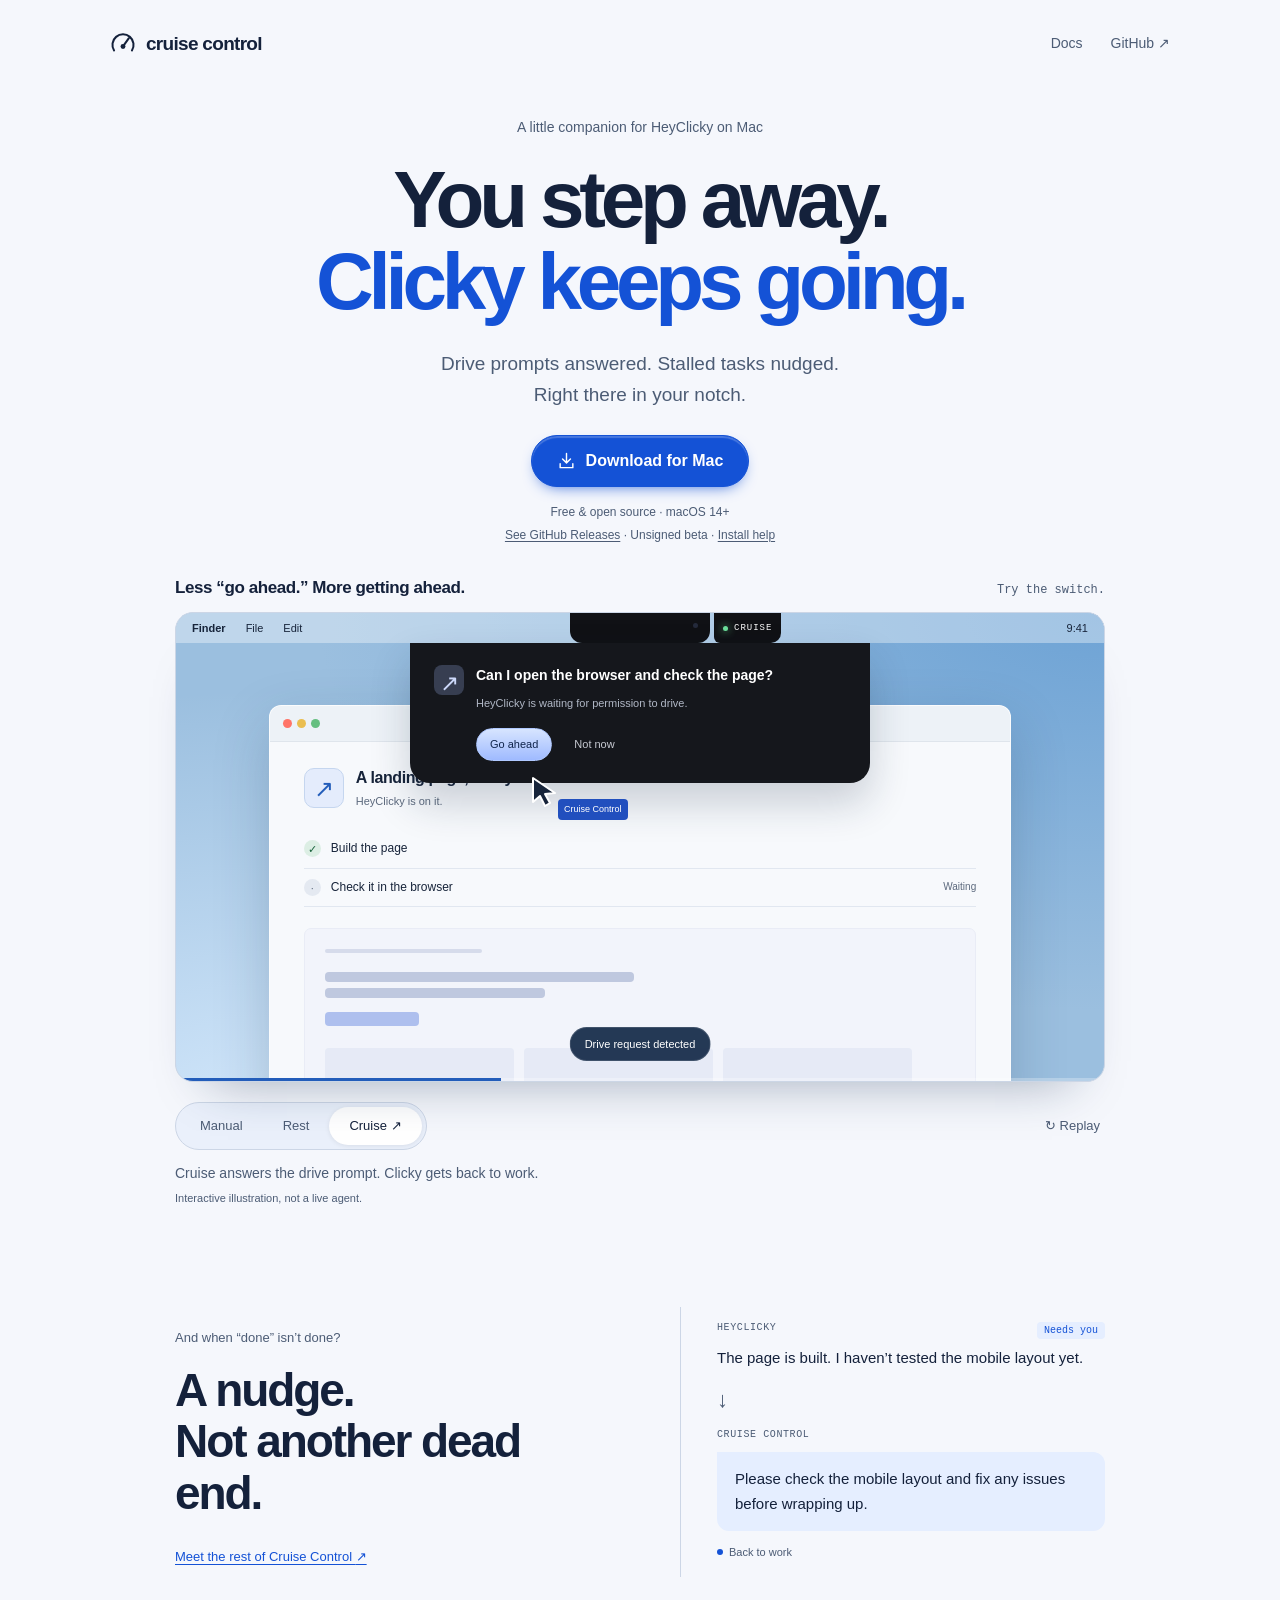
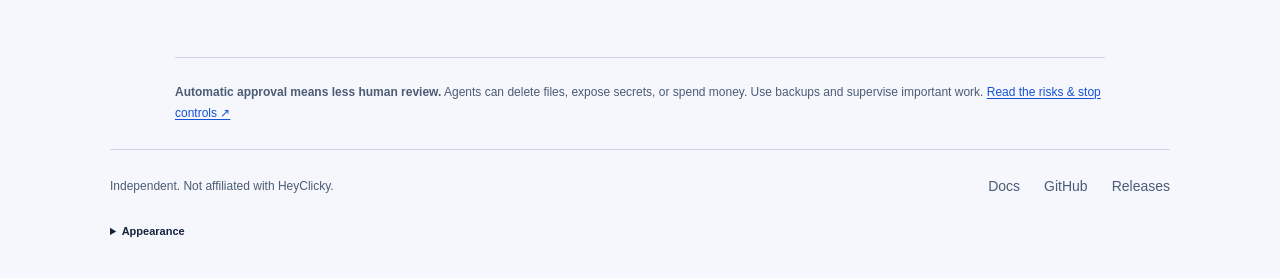
<file: site/index.html>
<!doctype html>
<html lang="en">
<head>
  <meta charset="utf-8" />
  <meta name="viewport" content="width=device-width, initial-scale=1" />
  <meta name="theme-color" content="#f5f7fc" />
  <meta name="description" content="Step away. Keep Clicky going. Cruise Control handles HeyClicky drive prompts and nudges stalled tasks from your Mac's notch." />
  <title>Cruise Control — step away, keep going</title>
  <link rel="icon" href="assets/brand/blue-gauge.jpg" type="image/jpeg" />
  <script src="theme.js"></script>
  <link rel="stylesheet" href="brand.css" />
  <link rel="stylesheet" href="facelift.css" />
  <script src="cruise-demo.js" defer></script>
</head>
<body class="landing">
  <a class="skip-link" href="#top">Skip to content</a>
  <nav class="landing-nav" aria-label="Main navigation">
    <a class="wordmark" href="#top"><svg viewBox="0 0 32 32" width="26" height="26" fill="none" aria-hidden="true"><path d="M5 24a13 13 0 1 1 22 0M16 19l7-10" stroke="currentColor" stroke-width="2.5" stroke-linecap="round"/><circle cx="16" cy="19" r="3" fill="currentColor"/></svg>cruise control</a>
    <div><a href="docs.html">Docs</a><a href="https://github.com/ilovespectra/CruiseControl">GitHub <span aria-hidden="true">↗</span></a></div>
  </nav>

  <main id="top">
    <header class="intro">
      <p class="intro-note">A little companion for HeyClicky on Mac</p>
      <h1>You step away.<br /><span>Clicky keeps going.</span></h1>
      <p class="intro-copy">Drive prompts answered. Stalled tasks nudged.<br />Right there in your notch.</p>
      <a class="download-button" data-latest-installer href="https://github.com/ilovespectra/CruiseControl/releases/latest/download/CruiseControl.pkg"><svg viewBox="0 0 24 24" width="19" height="19" fill="none" aria-hidden="true"><path d="M12 3v12m-5-5 5 5 5-5M4 16v5h16v-5" stroke="currentColor" stroke-width="1.8" stroke-linecap="round" stroke-linejoin="round"/></svg>Download for Mac</a>
      <p class="install-note">Free &amp; open source · macOS 14+<br /><a class="latest-release-link" href="https://github.com/ilovespectra/CruiseControl/releases/latest"><span class="latest-version" aria-live="polite">Latest release</span></a> · Unsigned beta · <a href="docs.html#start">Install help</a></p>
    </header>

    <section class="try-it" aria-labelledby="demo-title">
      <div class="demo-heading">
        <h2 id="demo-title">Less “go ahead.” More getting ahead.</h2>
        <p>Try the switch.</p>
      </div>
      <div class="desktop-demo" data-cruise-demo data-mode="cruise" data-step="0">
        <div class="desktop-bar" aria-hidden="true"><span>Finder</span><span>File</span><span>Edit</span><span class="desktop-time">9:41</span></div>
        <div class="demo-notch"><span class="notch-camera"></span></div>
        <div class="notch-control"><span class="control-light"></span><span data-mode-indicator>CRUISE</span></div>

        <div class="demo-window">
          <div class="window-chrome"><span class="traffic-lights" aria-hidden="true"><i></i><i></i><i></i></span><span>Today’s project</span></div>
          <div class="project-body">
            <div class="project-header"><span class="project-symbol" aria-hidden="true">↗</span><div><b>A landing page, ready to launch.</b><span>HeyClicky is on it.</span></div></div>
            <div class="project-line"><span class="task-check">✓</span>Build the page</div>
            <div class="project-line"><span class="task-check current-check" data-task-check>·</span><span>Check it in the browser</span><span class="task-state" data-task-state>Waiting</span></div>
            <div class="page-preview" aria-hidden="true"><div class="preview-nav"></div><div class="preview-title"></div><div class="preview-title short"></div><div class="preview-button"></div><div class="preview-cards"><i></i><i></i><i></i></div></div>
          </div>
        </div>

        <div class="drive-card">
          <span class="agent-mark" aria-hidden="true">↗</span>
          <div><b>Can I open the browser and check the page?</b><p data-prompt-note>HeyClicky is waiting for permission to drive.</p></div>
          <div class="drive-choices" aria-hidden="true"><span class="demo-go">Go ahead <span class="auto-click">✓</span></span><span class="demo-no">Not now</span></div>
        </div>
        <div class="demo-receipt" data-demo-receipt>Drive request detected</div>
        <div class="demo-pointer" aria-hidden="true"><svg viewBox="0 0 28 32" width="28" height="32"><path d="M3 2v24l7-6 5 10 5-3-5-9 10-1z" fill="#17243a" stroke="white" stroke-width="2" stroke-linejoin="round"/></svg><span>Cruise Control</span></div>
        <div class="demo-progress" aria-hidden="true"><i></i></div>
      </div>
      <div class="demo-toolbar">
        <div class="demo-modes" role="group" aria-label="Try a drive prompt mode">
          <button type="button" data-demo-mode="manual" aria-pressed="false">Manual</button>
          <button type="button" data-demo-mode="rest" aria-pressed="false">Rest</button>
          <button type="button" data-demo-mode="cruise" aria-pressed="true">Cruise <span aria-hidden="true">↗</span></button>
        </div>
        <button class="replay-demo" type="button" data-demo-replay>↻ Replay</button>
      </div>
      <p class="demo-caption" data-demo-caption role="status">Cruise answers the drive prompt. Clicky gets back to work.</p>
      <p class="demo-disclosure">Interactive illustration, not a live agent.</p>
    </section>

    <section class="keep-moving" aria-labelledby="keep-moving-title">
      <div>
        <p class="small-label">And when “done” isn’t done?</p>
        <h2 id="keep-moving-title">A nudge.<br />Not another dead end.</h2>
        <a href="docs.html">Meet the rest of Cruise Control <span aria-hidden="true">↗</span></a>
      </div>
      <div class="nudge-example" aria-label="Example of a task continuation">
        <p class="chat-label">HEYCLICKY <span>Needs you</span></p>
        <p class="agent-message">The page is built. I haven’t tested the mobile layout yet.</p>
        <div class="nudge-arrow" aria-hidden="true">↓</div>
        <p class="chat-label">CRUISE CONTROL</p>
        <p class="nudge-message">Please check the mobile layout and fix any issues before wrapping up.</p>
        <p class="chat-resumed"><span></span>Back to work</p>
      </div>
    </section>

    <aside class="landing-safety"><strong>Automatic approval means less human review.</strong> Agents can delete files, expose secrets, or spend money. Use backups and supervise important work. <a href="docs.html#safety">Read the risks &amp; stop controls ↗</a></aside>
  </main>

  <footer class="landing-footer">
    <div class="footer-main"><span>Independent. Not affiliated with HeyClicky.</span><nav aria-label="Project links"><a href="docs.html">Docs</a><a href="https://github.com/ilovespectra/CruiseControl">GitHub</a><a class="latest-release-link" href="https://github.com/ilovespectra/CruiseControl/releases/latest">Releases</a></nav></div>
    <details class="appearance-options"><summary>Appearance</summary><div class="theme-controls"><label>Accent <select data-theme-palette><option value="blue">Blue</option><option value="green">Green</option><option value="red">Red</option><option value="yellow">Yellow</option></select></label><label>Theme <select data-theme-appearance><option value="system">System</option><option value="light">Light</option><option value="dark">Dark</option></select></label></div></details>
  </footer>
  <script type="module" src="downloads.mjs"></script>
</body>
</html>
</file>
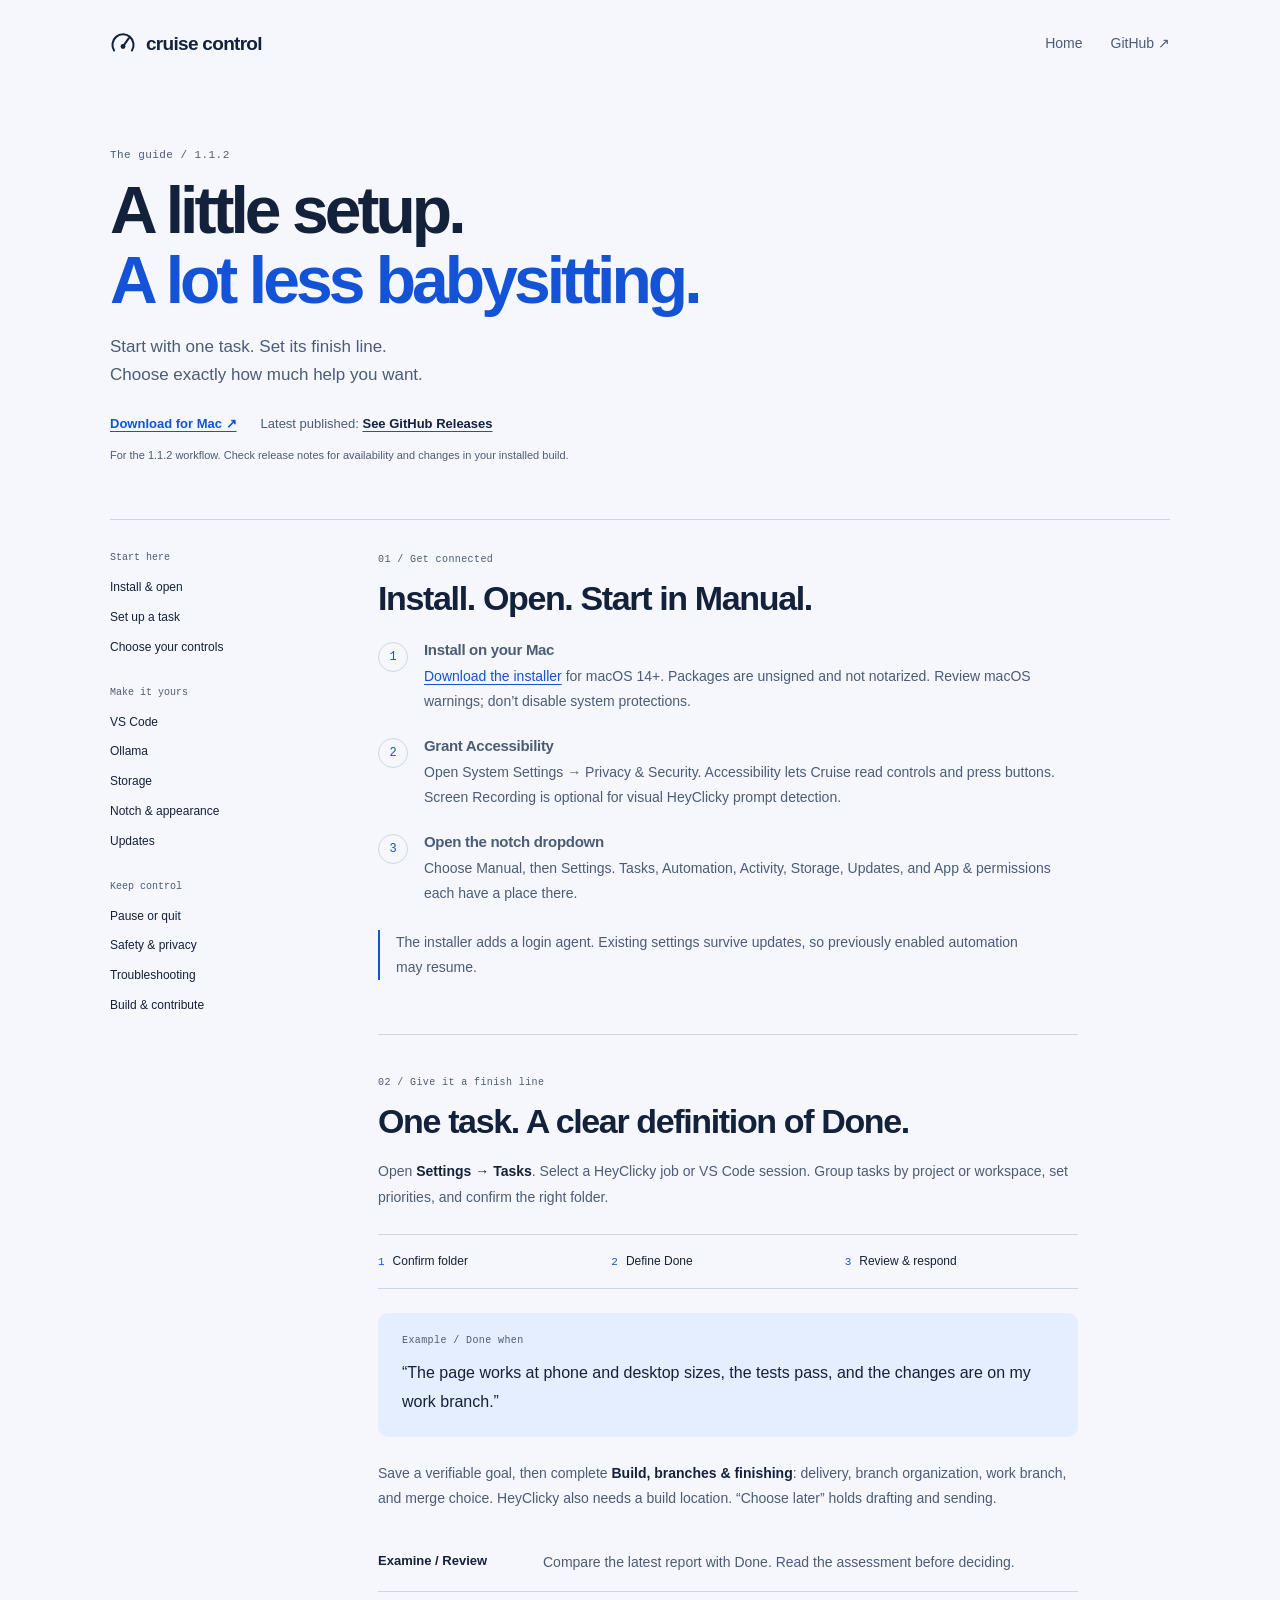
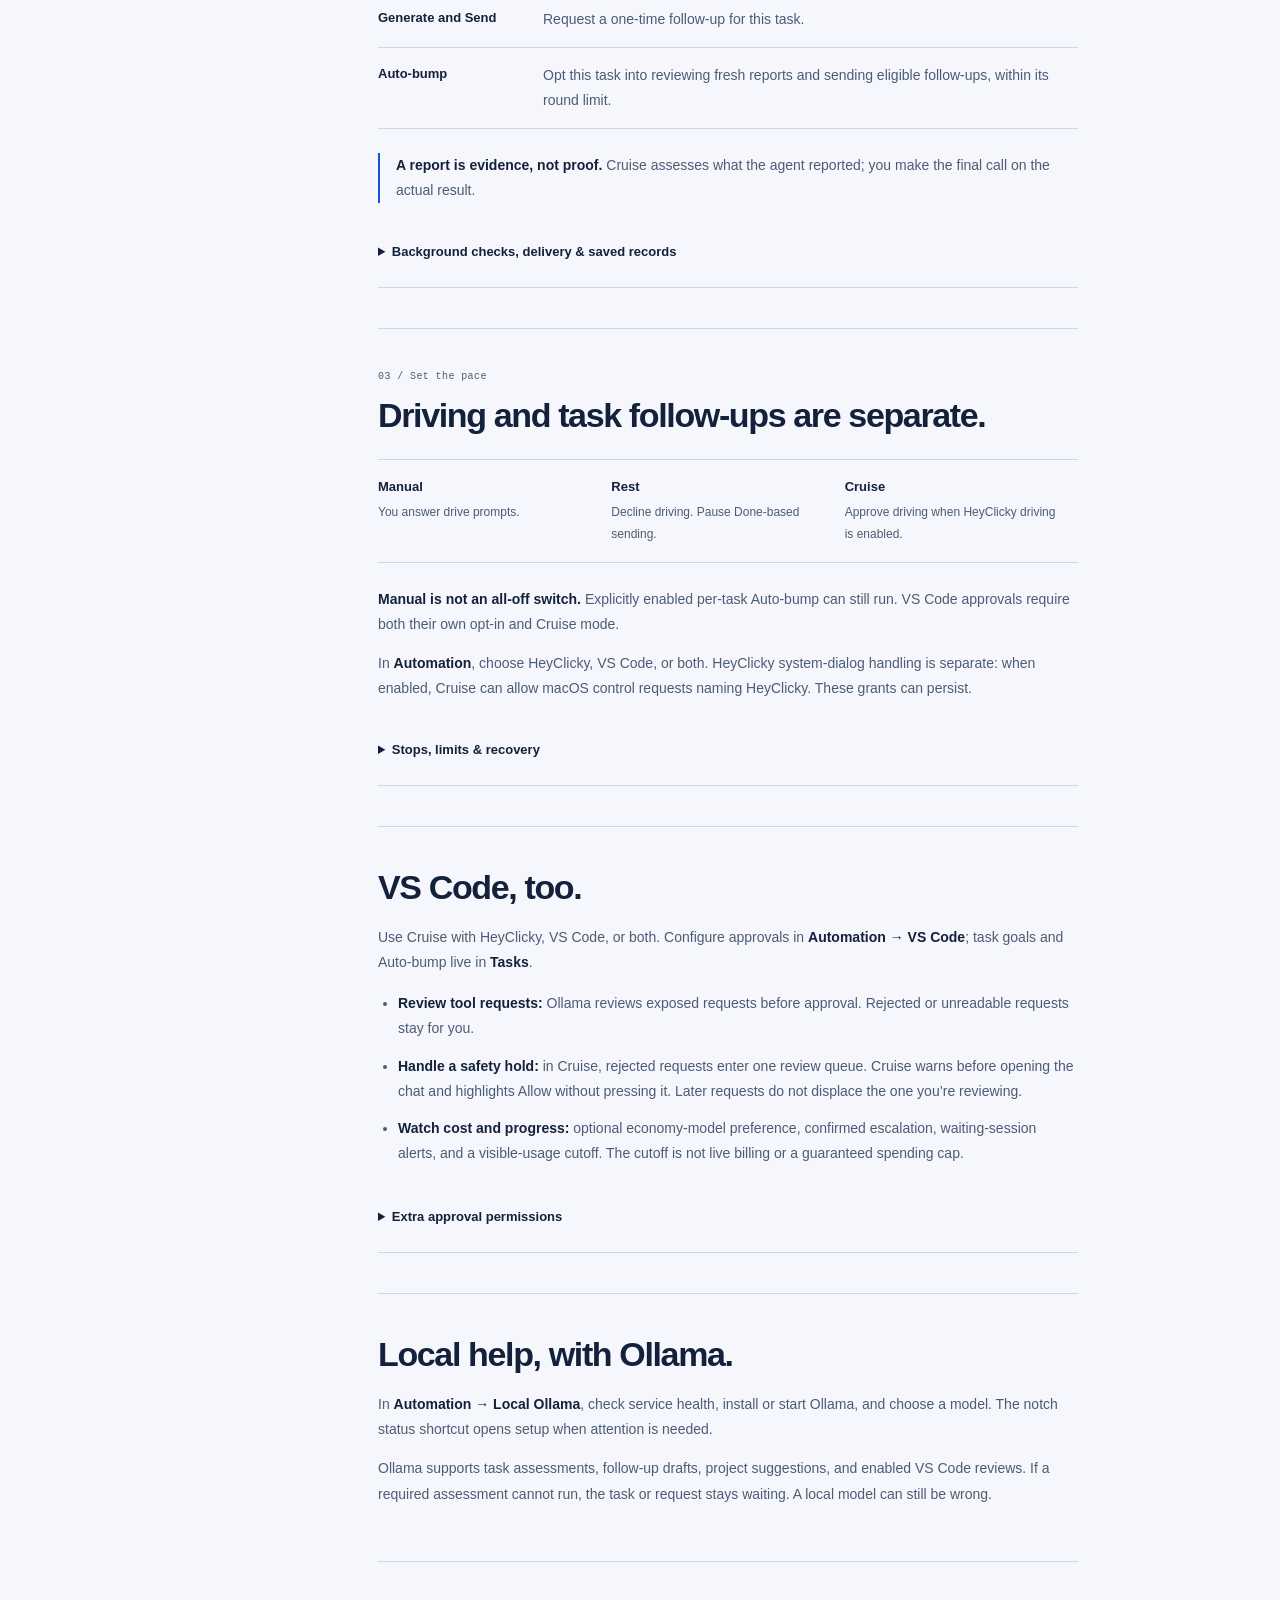
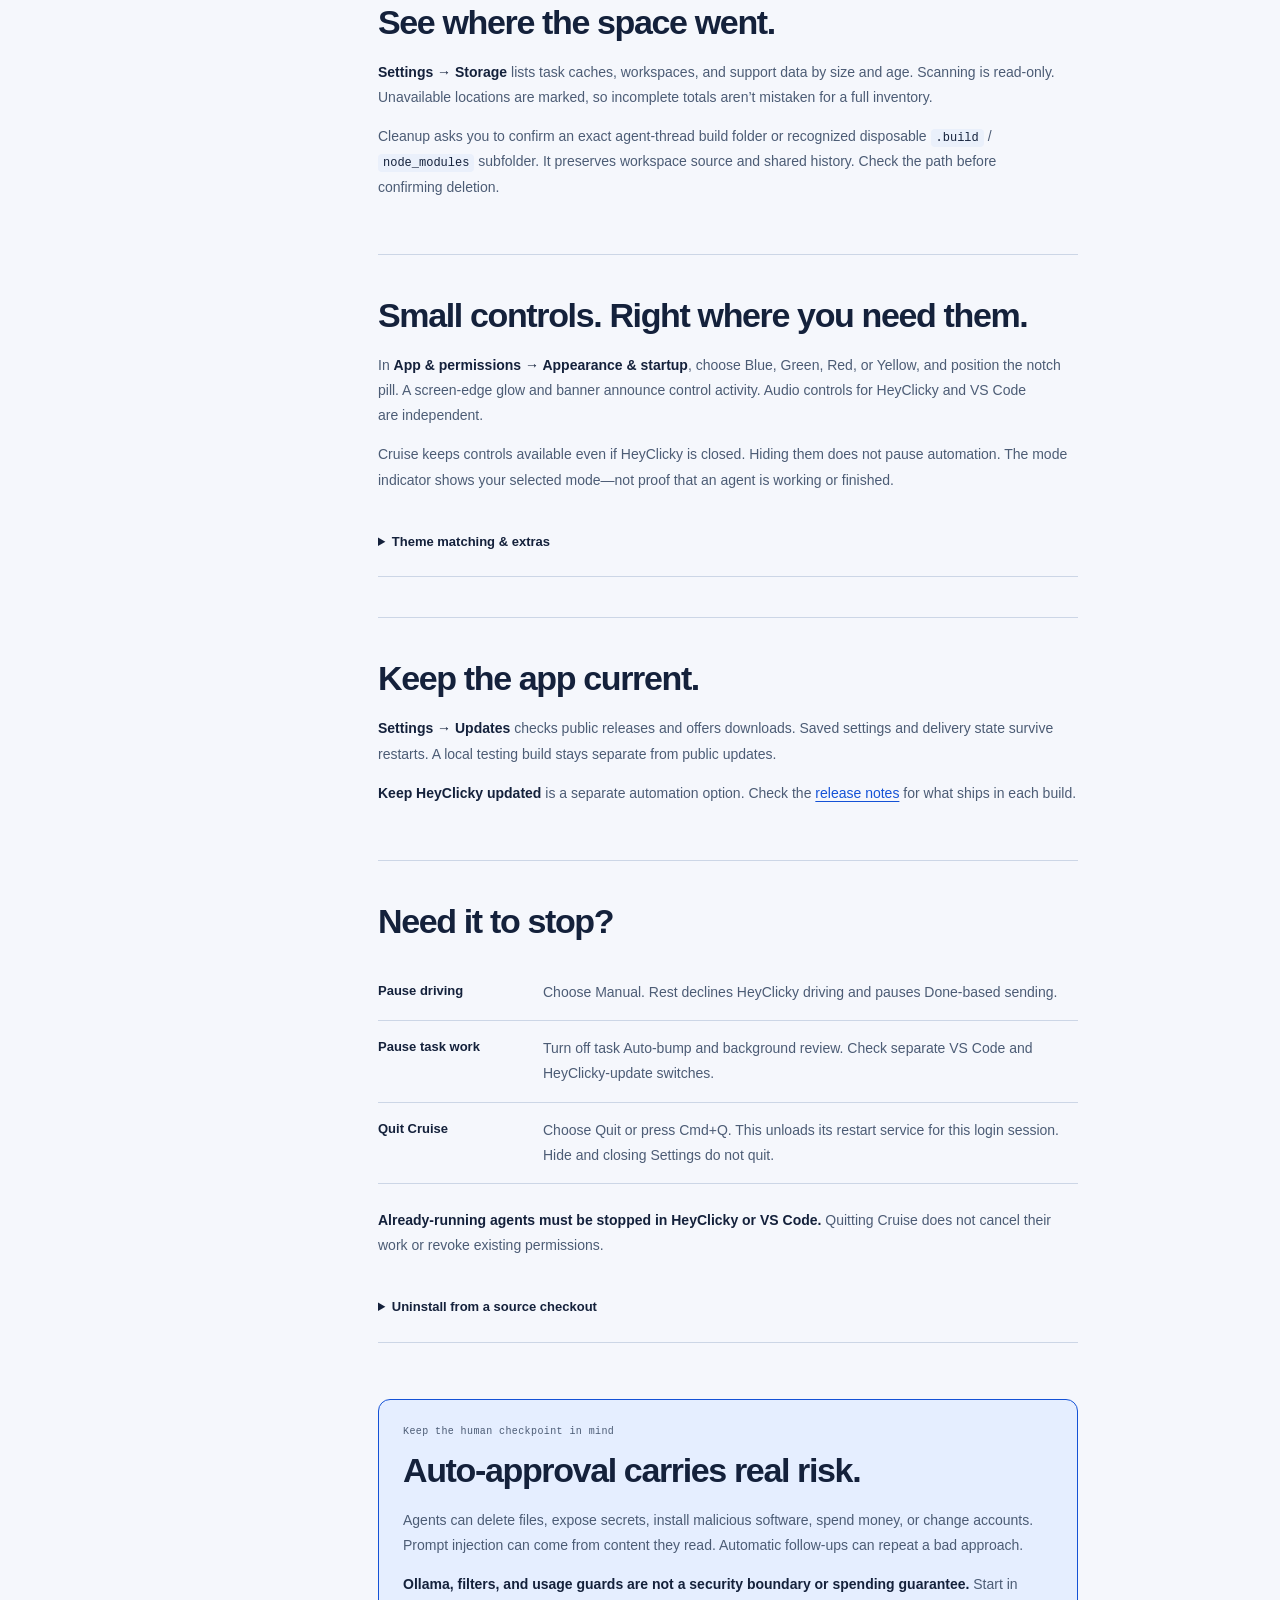
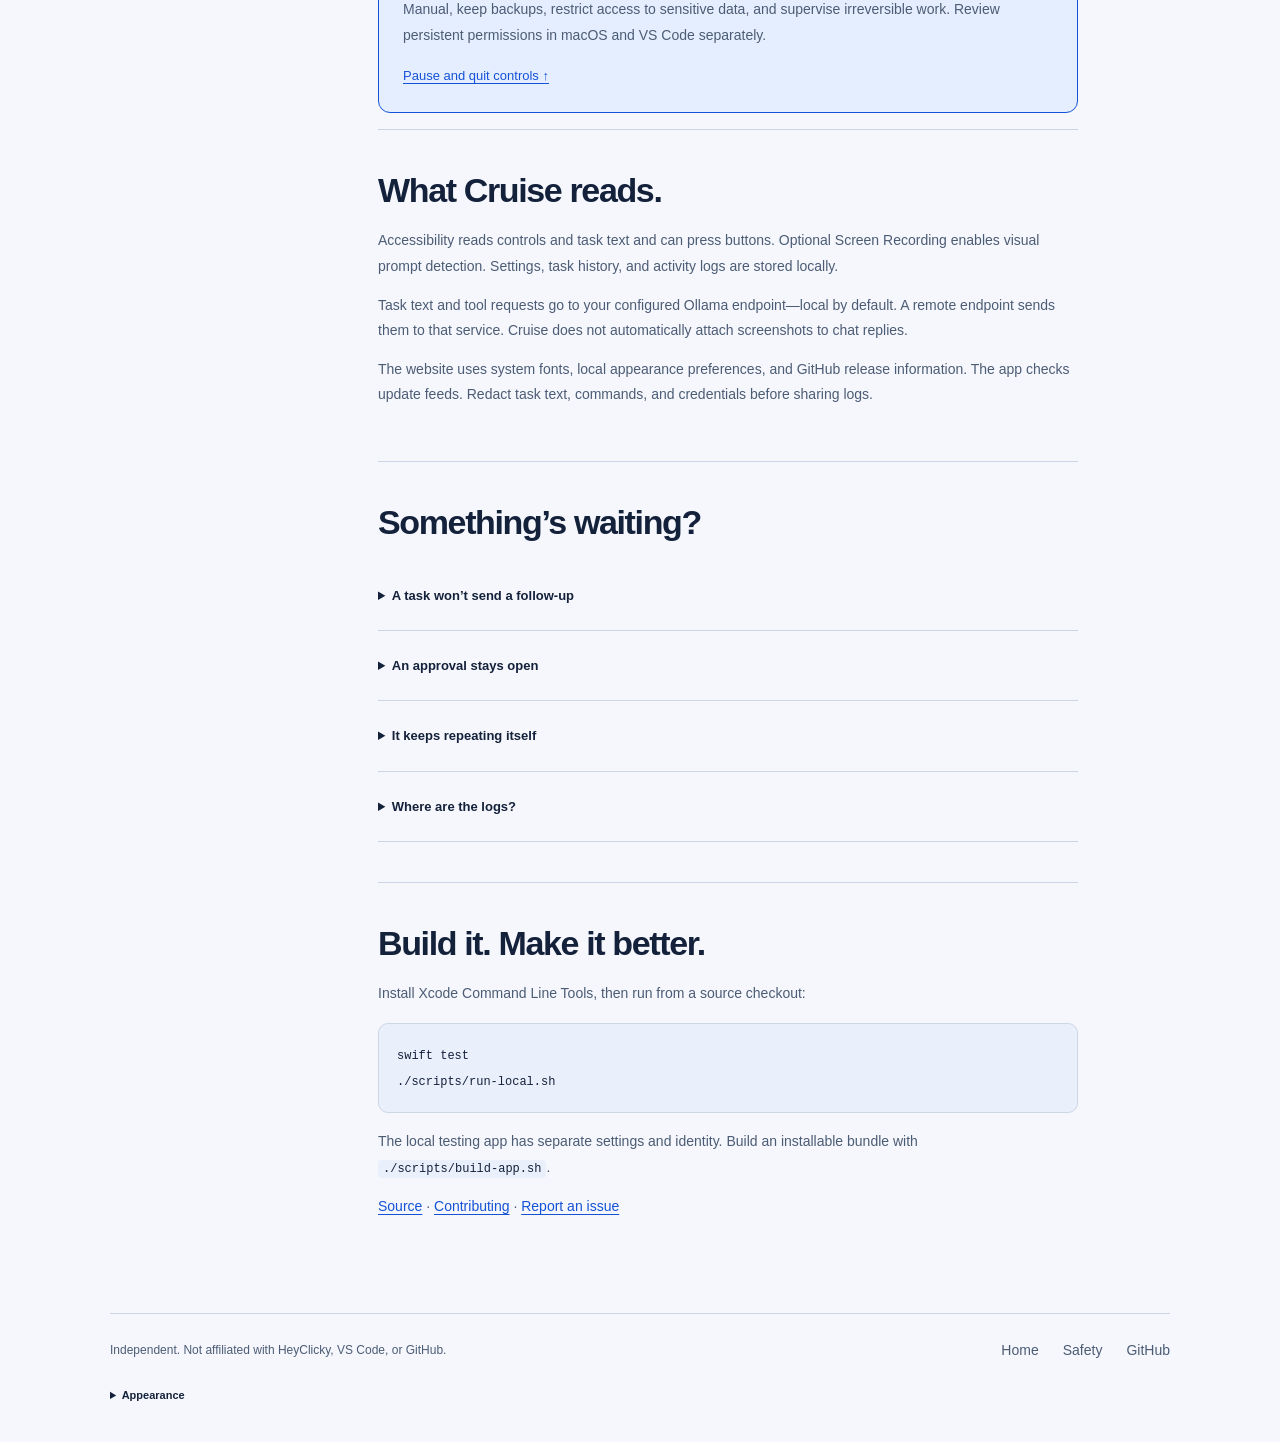
<file: site/docs.html>
<!doctype html>
<html lang="en">
<head>
  <meta charset="utf-8" />
  <meta name="viewport" content="width=device-width, initial-scale=1" />
  <meta name="theme-color" content="#f5f7fc" />
  <title>Guide · Cruise Control</title>
  <meta name="description" content="The Cruise Control 1.1.2 guide. Set up your Mac, define Done, opt tasks into Auto-bump, and control HeyClicky and VS Code automation." />
  <link rel="icon" href="assets/brand/blue-gauge.jpg" type="image/jpeg" />
  <script src="theme.js"></script>
  <link rel="stylesheet" href="brand.css" />
  <link rel="stylesheet" href="facelift.css" />
  <link rel="stylesheet" href="guide.css" />
</head>
<body class="landing guide-page">
  <a class="skip-link" href="#content">Skip to documentation</a>
  <nav class="landing-nav" aria-label="Main navigation">
    <a class="wordmark" href="index.html"><svg viewBox="0 0 32 32" width="26" height="26" fill="none" aria-hidden="true"><path d="M5 24a13 13 0 1 1 22 0M16 19l7-10" stroke="currentColor" stroke-width="2.5" stroke-linecap="round"/><circle cx="16" cy="19" r="3" fill="currentColor"/></svg>cruise control</a>
    <div><a href="index.html">Home</a><a href="https://github.com/ilovespectra/CruiseControl">GitHub <span aria-hidden="true">↗</span></a></div>
  </nav>

  <main id="content">
    <header class="guide-header">
      <p class="guide-eyebrow">The guide / 1.1.2</p>
      <h1>A little setup.<br /><span>A lot less babysitting.</span></h1>
      <p>Start with one task. Set its finish line.<br />Choose exactly how much help you want.</p>
      <div class="guide-release"><a data-latest-installer href="https://github.com/ilovespectra/CruiseControl/releases/latest/download/CruiseControl.pkg">Download for Mac ↗</a><span>Latest published: <a class="latest-release-link" href="https://github.com/ilovespectra/CruiseControl/releases/latest"><span class="latest-version" aria-live="polite">See releases</span></a></span></div>
      <p class="guide-version-note">For the 1.1.2 workflow. Check release notes for availability and changes in your installed build.</p>
    </header>

    <div class="guide-layout">
      <nav class="guide-nav" aria-label="Guide contents">
        <p>Start here</p>
        <a href="#start">Install &amp; open</a>
        <a href="#tasks">Set up a task</a>
        <a href="#modes">Choose your controls</a>
        <p>Make it yours</p>
        <a href="#vscode">VS Code</a>
        <a href="#ollama">Ollama</a>
        <a href="#storage">Storage</a>
        <a href="#appearance">Notch &amp; appearance</a>
        <a href="#updates">Updates</a>
        <p>Keep control</p>
        <a href="#stop">Pause or quit</a>
        <a href="#safety">Safety &amp; privacy</a>
        <a href="#troubleshooting">Troubleshooting</a>
        <a href="#source">Build &amp; contribute</a>
      </nav>

      <div class="guide-content">
        <section id="start">
          <p class="guide-eyebrow">01 / Get connected</p>
          <h2>Install. Open. Start in Manual.</h2>
          <ol class="guide-steps">
            <li><div><h3>Install on your Mac</h3><p><a data-latest-installer href="https://github.com/ilovespectra/CruiseControl/releases/latest/download/CruiseControl.pkg">Download the installer</a> for macOS 14+. Packages are unsigned and not notarized. Review macOS warnings; don’t disable system protections.</p></div></li>
            <li><div><h3>Grant Accessibility</h3><p>Open System Settings → Privacy &amp; Security. Accessibility lets Cruise read controls and press buttons. Screen Recording is optional for visual HeyClicky prompt detection.</p></div></li>
            <li><div><h3>Open the notch dropdown</h3><p>Choose Manual, then Settings. Tasks, Automation, Activity, Storage, Updates, and App &amp; permissions each have a place there.</p></div></li>
          </ol>
          <p class="guide-note">The installer adds a login agent. Existing settings survive updates, so previously enabled automation may resume.</p>
        </section>

        <section id="tasks">
          <p class="guide-eyebrow">02 / Give it a finish line</p>
          <h2>One task. A clear definition of Done.</h2>
          <p>Open <strong>Settings → Tasks</strong>. Select a HeyClicky job or VS Code session. Group tasks by project or workspace, set priorities, and confirm the right folder.</p>
          <ol class="workflow-strip" aria-label="Task setup workflow">
            <li><span>1</span>Confirm folder</li><li><span>2</span>Define Done</li><li><span>3</span>Review &amp; respond</li>
          </ol>
          <div class="definition-example">
            <p class="guide-eyebrow">Example / Done when</p>
            <p>“The page works at phone and desktop sizes, the tests pass, and the changes are on my work branch.”</p>
          </div>
          <p>Save a verifiable goal, then complete <strong>Build, branches &amp; finishing</strong>: delivery, branch organization, work branch, and merge choice. HeyClicky also needs a build location. “Choose later” holds drafting and sending.</p>
          <dl class="guide-choices">
            <div><dt>Examine / Review</dt><dd>Compare the latest report with Done. Read the assessment before deciding.</dd></div>
            <div><dt>Generate and Send</dt><dd>Request a one-time follow-up for this task.</dd></div>
            <div><dt>Auto-bump</dt><dd>Opt this task into reviewing fresh reports and sending eligible follow-ups, within its round limit.</dd></div>
          </dl>
          <p class="guide-note"><strong>A report is evidence, not proof.</strong> Cruise assesses what the agent reported; you make the final call on the actual result.</p>
          <details><summary>Background checks, delivery &amp; saved records</summary>
            <p>A saved goal alone does not authorize navigating other chats. Background inspection needs the relevant task opt-in. Auto-bump needs the shared task switches enabled, a confirmed workspace, and complete workflow choices. It works in Manual or Cruise; Rest pauses sending.</p>
            <p>Messages stay tied to the exact task and report. Existing drafts, user stops, ambiguous identity, or decision blockers hold sending. Delivery is checked in that task’s transcript; uncertain messages remain pending. Set-aside messages appear in Activity → Diagnostics for seven days and are not resent from there.</p>
            <p>Unmatched HeyClicky history has a <strong>Saved record</strong> menu. Archive or finish it locally, restore it from Closed, or confirm deletion of that catalog entry. This does not finish a live agent task or delete its history or project files.</p>
          </details>
        </section>

        <section id="modes">
          <p class="guide-eyebrow">03 / Set the pace</p>
          <h2>Driving and task follow-ups are separate.</h2>
          <dl class="guide-modes">
            <div><dt>Manual</dt><dd>You answer drive prompts.</dd></div>
            <div><dt>Rest</dt><dd>Decline driving. Pause Done-based sending.</dd></div>
            <div><dt>Cruise</dt><dd>Approve driving when HeyClicky driving is enabled.</dd></div>
          </dl>
          <p><strong>Manual is not an all-off switch.</strong> Explicitly enabled per-task Auto-bump can still run. VS Code approvals require both their own opt-in and Cruise mode.</p>
          <p>In <strong>Automation</strong>, choose HeyClicky, VS Code, or both. HeyClicky system-dialog handling is separate: when enabled, Cruise can allow macOS control requests naming HeyClicky. These grants can persist.</p>
          <details><summary>Stops, limits &amp; recovery</summary>
            <p>Timeout or “Didn’t finish” cards can be retried on the matching task in Cruise. Stopped and Stopped by you tasks stay paused until you resume them. Done-based follow-ups use saved criteria and explicit task settings, not generic repeated nudges.</p>
            <p>The separate <strong>Answer tap-outs in the main chat</strong> option works in Cruise when Clicky reports unfinished work and asks what next. It can ask Clicky to split the remaining work into smaller, verifiable tasks.</p>
            <p><strong>Automation → Task continuation limits</strong> has shared choices for time, credit, and message limits, off by default. These do not override user stops, permission or decision blockers, Rest, usage cutoffs, or follow-up budgets.</p>
            <p>Independent background review can assess opted-in tasks without auto-drive. Review-only delivery keeps drafts for you; chat-only delivery still needs per-task Auto-bump before automatic sending.</p>
          </details>
        </section>

        <section id="vscode">
          <h2>VS Code, too.</h2>
          <p>Use Cruise with HeyClicky, VS Code, or both. Configure approvals in <strong>Automation → VS Code</strong>; task goals and Auto-bump live in <strong>Tasks</strong>.</p>
          <ul>
            <li><strong>Review tool requests:</strong> Ollama reviews exposed requests before approval. Rejected or unreadable requests stay for you.</li>
            <li><strong>Handle a safety hold:</strong> in Cruise, rejected requests enter one review queue. Cruise warns before opening the chat and highlights Allow without pressing it. Later requests do not displace the one you’re reviewing.</li>
            <li><strong>Watch cost and progress:</strong> optional economy-model preference, confirmed escalation, waiting-session alerts, and a visible-usage cutoff. The cutoff is not live billing or a guaranteed spending cap.</li>
          </ul>
          <details><summary>Extra approval permissions</summary>
            <p>File edits without a readable diff need a separate opt-in; reviews may see only file metadata. Provider/tool permissions, including session grants, are also separate. A session grant can cover later calls; permanent and workspace-wide grants stay with you.</p>
            <p>URL fetches have Review, Allow all, and Hold choices. Turning off approvals stops new grants, not permissions already granted in VS Code. HeyClicky drive prompts do not have the VS Code command-level safety reviewer.</p>
          </details>
        </section>

        <section id="ollama">
          <h2>Local help, with Ollama.</h2>
          <p>In <strong>Automation → Local Ollama</strong>, check service health, install or start Ollama, and choose a model. The notch status shortcut opens setup when attention is needed.</p>
          <p>Ollama supports task assessments, follow-up drafts, project suggestions, and enabled VS Code reviews. If a required assessment cannot run, the task or request stays waiting. A local model can still be wrong.</p>
        </section>

        <section id="storage">
          <h2>See where the space went.</h2>
          <p><strong>Settings → Storage</strong> lists task caches, workspaces, and support data by size and age. Scanning is read-only. Unavailable locations are marked, so incomplete totals aren’t mistaken for a full inventory.</p>
          <p>Cleanup asks you to confirm an exact agent-thread build folder or recognized disposable <code>.build</code> / <code>node_modules</code> subfolder. It preserves workspace source and shared history. Check the path before confirming deletion.</p>
        </section>

        <section id="appearance">
          <h2>Small controls. Right where you need them.</h2>
          <p>In <strong>App &amp; permissions → Appearance &amp; startup</strong>, choose Blue, Green, Red, or Yellow, and position the notch pill. A screen-edge glow and banner announce control activity. Audio controls for HeyClicky and VS Code are independent.</p>
          <p>Cruise keeps controls available even if HeyClicky is closed. Hiding them does not pause automation. The mode indicator shows your selected mode—not proof that an agent is working or finished.</p>
          <details><summary>Theme matching &amp; extras</summary>
            <p>On first launch, Cruise can import a supported HeyClicky cursor color. Existing Cruise theme choices are not overwritten. Mode icons, lights, and interface accents follow the app theme; safety colors stay meaningful.</p>
            <p>Website appearance is separate and saved in your browser. Open Appearance at the bottom of either page. For a break, Play Pride Pong is available in the app menu.</p>
          </details>
        </section>

        <section id="updates">
          <h2>Keep the app current.</h2>
          <p><strong>Settings → Updates</strong> checks public releases and offers downloads. Saved settings and delivery state survive restarts. A local testing build stays separate from public updates.</p>
          <p><strong>Keep HeyClicky updated</strong> is a separate automation option. Check the <a class="latest-release-link" href="https://github.com/ilovespectra/CruiseControl/releases/latest">release notes</a> for what ships in each build.</p>
        </section>

        <section id="stop">
          <h2>Need it to stop?</h2>
          <dl class="guide-choices">
            <div><dt>Pause driving</dt><dd>Choose Manual. Rest declines HeyClicky driving and pauses Done-based sending.</dd></div>
            <div><dt>Pause task work</dt><dd>Turn off task Auto-bump and background review. Check separate VS Code and HeyClicky-update switches.</dd></div>
            <div><dt>Quit Cruise</dt><dd>Choose Quit or press Cmd+Q. This unloads its restart service for this login session. Hide and closing Settings do not quit.</dd></div>
          </dl>
          <p><strong>Already-running agents must be stopped in HeyClicky or VS Code.</strong> Quitting Cruise does not cancel their work or revoke existing permissions.</p>
          <details><summary>Uninstall from a source checkout</summary><pre><code>./scripts/build-app.sh --uninstall</code></pre><p>Saved configuration remains in <code>~/Library/Application Support/CruiseControl/</code>.</p></details>
        </section>

        <section id="safety" class="guide-warning" aria-labelledby="safety-heading">
          <p class="guide-eyebrow">Keep the human checkpoint in mind</p>
          <h2 id="safety-heading">Auto-approval carries real risk.</h2>
          <p>Agents can delete files, expose secrets, install malicious software, spend money, or change accounts. Prompt injection can come from content they read. Automatic follow-ups can repeat a bad approach.</p>
          <p><strong>Ollama, filters, and usage guards are not a security boundary or spending guarantee.</strong> Start in Manual, keep backups, restrict access to sensitive data, and supervise irreversible work. Review persistent permissions in macOS and VS Code separately.</p>
          <a href="#stop">Pause and quit controls ↑</a>
        </section>

        <section id="privacy">
          <h2>What Cruise reads.</h2>
          <p>Accessibility reads controls and task text and can press buttons. Optional Screen Recording enables visual prompt detection. Settings, task history, and activity logs are stored locally.</p>
          <p>Task text and tool requests go to your configured Ollama endpoint—local by default. A remote endpoint sends them to that service. Cruise does not automatically attach screenshots to chat replies.</p>
          <p>The website uses system fonts, local appearance preferences, and GitHub release information. The app checks update feeds. Redact task text, commands, and credentials before sharing logs.</p>
        </section>

        <section id="troubleshooting">
          <h2>Something’s waiting?</h2>
          <details><summary>A task won’t send a follow-up</summary><p>Check Done, confirmed workspace, Build, branches &amp; finishing, Auto-bump, shared task switches, round limits, and delivery status. An existing draft or explicit user stop holds sending. Read Activity before retrying.</p></details>
          <details><summary>An approval stays open</summary><p>Check Cruise mode, the relevant approval opt-in, Accessibility permission, and Ollama health. A safety hold needs your decision; hiding its chat is not approval.</p></details>
          <details><summary>It keeps repeating itself</summary><p>Pause Auto-bump. Inspect the actual work and latest report, refine Done, or supply the missing decision. More retries do not prove progress.</p></details>
          <details><summary>Where are the logs?</summary><p>Open Settings → Activity → Open activity log. Configuration: <code>~/Library/Application Support/CruiseControl/config.json</code>. Log: <code>~/Library/Logs/CruiseControl.log</code>.</p></details>
        </section>

        <section id="source">
          <h2>Build it. Make it better.</h2>
          <p>Install Xcode Command Line Tools, then run from a source checkout:</p>
          <pre><code>swift test
./scripts/run-local.sh</code></pre>
          <p>The local testing app has separate settings and identity. Build an installable bundle with <code>./scripts/build-app.sh</code>.</p>
          <p><a href="https://github.com/ilovespectra/CruiseControl">Source</a> · <a href="https://github.com/ilovespectra/CruiseControl/blob/main/CONTRIBUTING.md">Contributing</a> · <a href="https://github.com/ilovespectra/CruiseControl/issues">Report an issue</a></p>
        </section>
      </div>
    </div>
  </main>

  <footer class="landing-footer">
    <div class="footer-main"><span>Independent. Not affiliated with HeyClicky, VS Code, or GitHub.</span><nav aria-label="Project links"><a href="index.html">Home</a><a href="#safety">Safety</a><a href="https://github.com/ilovespectra/CruiseControl">GitHub</a></nav></div>
    <details class="appearance-options"><summary>Appearance</summary><div class="theme-controls"><label>Accent <select data-theme-palette><option value="blue">Blue</option><option value="green">Green</option><option value="red">Red</option><option value="yellow">Yellow</option></select></label><label>Theme <select data-theme-appearance><option value="system">System</option><option value="light">Light</option><option value="dark">Dark</option></select></label></div></details>
  </footer>
  <script type="module" src="downloads.mjs"></script>
</body>
</html>
</file>
<file: site/brand.css>
:root {
  color-scheme: light dark;
  --paper: #f5f7fc;
  --surface: #ffffff;
  --raised: #eaf0fb;
  --ink: #14213b;
  --muted: #4c5c75;
  --line: #ccd6e6;
  --accent: #1452d6;
  --accent-soft: #e5eeff;
  --on-accent: #ffffff;
  --shadow: 0 24px 70px -35px #0e23464a;
  --sans: -apple-system, BlinkMacSystemFont, "Segoe UI", sans-serif;
  --mono: ui-monospace, SFMono-Regular, Menlo, monospace;
}
:root[data-palette="green"] { --accent: #17662c; --accent-soft: #e0f3e5; }
:root[data-palette="red"] { --accent: #b51e2d; --accent-soft: #ffeaeb; }
:root[data-palette="yellow"] { --accent: #805100; --accent-soft: #fff0c1; }
@media (prefers-color-scheme: dark) {
  :root:not([data-appearance="light"]) {
    --paper: #0c111b; --surface: #141d2b; --raised: #1d293b;
    --ink: #f0f4fc; --muted: #b3c0d5; --line: #35435a;
    --accent: #96baff; --accent-soft: #1a3055; --on-accent: #0c172a;
    --shadow: 0 24px 70px -35px #000000b3;
  }
  :root[data-palette="green"]:not([data-appearance="light"]) { --accent: #94dfa3; --accent-soft: #163d29; }
  :root[data-palette="red"]:not([data-appearance="light"]) { --accent: #ffa6ae; --accent-soft: #49232c; }
  :root[data-palette="yellow"]:not([data-appearance="light"]) { --accent: #f6d574; --accent-soft: #3b321b; }
}
:root[data-appearance="light"] { color-scheme: light; }
:root[data-appearance="dark"] {
  color-scheme: dark;
  --paper: #0c111b; --surface: #141d2b; --raised: #1d293b;
  --ink: #f0f4fc; --muted: #b3c0d5; --line: #35435a;
  --accent: #96baff; --accent-soft: #1a3055; --on-accent: #0c172a;
  --shadow: 0 24px 70px -35px #000000b3;
}
:root[data-appearance="dark"][data-palette="green"] { --accent: #94dfa3; --accent-soft: #163d29; }
:root[data-appearance="dark"][data-palette="red"] { --accent: #ffa6ae; --accent-soft: #49232c; }
:root[data-appearance="dark"][data-palette="yellow"] { --accent: #f6d574; --accent-soft: #3b321b; }
* { box-sizing: border-box; }
html { scroll-behavior: smooth; scroll-padding-top: 24px; }
body { margin: 0; background: var(--paper); color: var(--ink); font: 16px/1.65 var(--sans); -webkit-font-smoothing: antialiased; }
a { color: var(--accent); text-underline-offset: .2em; }
a:hover { text-decoration-thickness: 2px; }
a:focus-visible, button:focus-visible, select:focus-visible, summary:focus-visible { outline: 3px solid var(--accent); outline-offset: 5px; }
img { max-width: 100%; }
h1, h2, h3 { line-height: 1.1; letter-spacing: -.045em; text-wrap: balance; }
h1 { font-size: clamp(46px, 6.8vw, 88px); font-weight: 730; margin: 0; }
h2 { font-size: clamp(30px, 4vw, 48px); }
h3 { font-size: 24px; }
p { text-wrap: pretty; }
em { color: var(--accent); font-style: normal; }
.page, .docs, body > .nav, body > .footer, .theme-controls { width: min(1180px, calc(100% - 48px)); margin-inline: auto; }
.skip-link { position: absolute; top: -100px; left: 16px; z-index: 20; padding: 12px; background: var(--surface); }
.skip-link:focus { top: 12px; }
.topline, .unofficial-bar { padding: 9px 24px; border-bottom: 1px solid var(--line); color: var(--muted); font: 12px/1.5 var(--mono); text-align: center; }
.topline-dot { display: inline-block; width: 7px; height: 7px; margin-right: 8px; border-radius: 50%; background: var(--accent); }
.nav { min-height: 88px; display: flex; flex-wrap: wrap; align-items: center; justify-content: space-between; gap: 16px; border-bottom: 1px solid var(--line); }
.brand, .foot-brand { display: inline-flex; gap: 12px; align-items: center; color: var(--ink); font-size: 18px; font-weight: 720; text-decoration: none; }
.brand img, .foot-brand img { width: 44px; height: 44px; border-radius: 13px; }
.nav-links, .links, .footer nav { display: flex; flex-wrap: wrap; gap: 24px; }
.nav-links a, .links a { color: var(--muted); font-size: 14px; text-decoration: none; }
.button, .pill { min-height: 46px; display: inline-flex; align-items: center; justify-content: center; gap: 12px; padding: 10px 20px; border: 1px solid var(--line); border-radius: 13px; background: var(--surface); color: var(--ink); font-size: 14px; font-weight: 650; text-decoration: none; }
.button-primary, .pill-primary { background: var(--accent); color: var(--on-accent); border-color: var(--accent); }
.button:hover, .pill:hover { box-shadow: var(--shadow); }
.theme-controls { display: flex; justify-content: flex-end; align-items: center; flex-wrap: wrap; gap: 12px 20px; padding-block: 16px; color: var(--muted); font-size: 12px; }
.theme-controls label { display: inline-flex; gap: 8px; align-items: center; }
.theme-controls select { padding: 7px 28px 7px 10px; min-height: 36px; border: 1px solid var(--line); border-radius: 9px; background: var(--surface); color: var(--ink); font: inherit; }
.hero { display: grid; grid-template-columns: 1fr 1fr; align-items: center; gap: 48px; padding: 40px 0 88px; }
.hello, .section-kicker, .eyebrow { color: var(--accent); font: 12px/1.6 var(--mono); letter-spacing: .08em; text-transform: uppercase; }
.hello { display: flex; align-items: center; gap: 10px; }
.hello-star { font-size: 24px; }
.hero-lede, .lede { color: var(--muted); font-size: 18px; max-width: 650px; }
.hero-actions { display: flex; flex-wrap: wrap; gap: 12px; margin-top: 28px; }
.release-meta { font-size: 12px; color: var(--muted); }
.latest-version { color: var(--ink); font-weight: 700; }
.mode-label { margin-top: 28px; font-size: 12px; font-weight: 650; }
.mode-cluster { display: flex; flex-wrap: wrap; gap: 10px; }
.mode { display: grid; grid-template-columns: 8px auto; column-gap: 8px; padding: 10px 13px; background: var(--surface); border: 1px solid var(--line); border-radius: 12px; font-size: 13px; }
.mode i { grid-row: span 2; align-self: center; width: 7px; height: 7px; background: #8591a8; border-radius: 50%; }
.mode-rest i { background: #ce9800; }
.mode-cruise i { background: #24944c; }
.mode small, .mode-note { color: var(--muted); font-size: 12px; }
.capture-stage { margin: 0; min-width: 0; padding: 24px; background: var(--accent-soft); border: 1px solid var(--line); border-radius: 28px; }
.brand-pair { display: flex; align-items: center; justify-content: center; gap: 22px; padding: 4px 0 28px; }
.brand-pair img { width: 36%; max-width: 170px; aspect-ratio: 1; border-radius: 24%; box-shadow: var(--shadow); }
.brand-pair img:last-child { transform: translateY(14px) rotate(7deg); }
.capture-sticker { display: inline-block; color: var(--accent); font: 12px var(--mono); margin-bottom: 12px; }
.capture-card { overflow: hidden; border: 1px solid var(--line); border-radius: 12px; background: #171821; box-shadow: var(--shadow); }
.capture-card img { display: block; width: 100%; height: auto; }
.capture-stage figcaption { display: grid; gap: 3px; margin-top: 16px; font-size: 13px; }
.capture-stage figcaption span { color: var(--muted); }
.doodle { display: none; }
.features { border-top: 1px solid var(--line); padding-block: 48px 64px; }
.section-heading { display: flex; align-items: end; gap: 36px; justify-content: space-between; margin-bottom: 28px; }
.section-heading h2 { margin: 8px 0 0; }
.section-heading > p { max-width: 390px; color: var(--muted); }
.feature-grid { display: grid; grid-template-columns: repeat(3, minmax(0, 1fr)); gap: 18px; }
.feature { min-width: 0; padding: 26px; border: 1px solid var(--line); border-radius: 20px; background: var(--surface); }
.feature-top { display: flex; align-items: center; justify-content: space-between; color: var(--accent); }
.number { font: 12px var(--mono); }
.feature-icon { display: grid; place-items: center; width: 38px; height: 38px; background: var(--accent-soft); border-radius: 12px; }
.feature > p { color: var(--muted); font-size: 15px; }
.feature-more { margin-top: 24px; padding: 24px; border: 1px solid var(--line); border-radius: 20px; background: var(--accent-soft); }
.feature-more h3 { margin: 0 0 12px; }
.feature-more p { color: var(--muted); }
.goal-flow { display: flex; flex-wrap: wrap; justify-content: space-between; gap: 6px; padding: 14px; border-radius: 12px; background: var(--accent-soft); font-size: 12px; }
.goal-flow i { font-style: normal; }
.diagram-note { display: block; color: var(--muted); font-size: 11px; margin-top: 12px; }
.mode-map { display: grid; grid-template-columns: repeat(3, 1fr); gap: 6px; margin-top: 20px; font-size: 12px; }
.mode-map > div { display: grid; gap: 5px; }
.mode-map small { color: var(--muted); }
.storage-illustration { overflow: hidden; border-radius: 12px; background: var(--raised); border: 1px solid var(--line); }
.storage-illustration img { width: 100%; display: block; }
.storage-labels { display: flex; flex-wrap: wrap; gap: 8px; padding: 12px; font-size: 11px; }
.download { display: flex; justify-content: space-between; align-items: center; gap: 32px; padding: 36px; border: 1px solid var(--line); border-radius: 24px; background: var(--accent-soft); }
.download h2 { margin: 8px 0; }
.download p { color: var(--muted); }
.download-info { display: grid; justify-items: start; gap: 12px; font-size: 13px; }
.binary-count { color: var(--muted); }
.safety { padding-block: 24px 40px; font-size: 14px; color: var(--muted); }
.safety b { color: var(--ink); }
.footer { display: flex; flex-wrap: wrap; justify-content: space-between; align-items: center; gap: 24px; border-top: 1px solid var(--line); padding-block: 24px 36px; color: var(--muted); font-size: 12px; }
.docs { max-width: 1000px; padding-block: 32px 64px; }
.docs header { padding-bottom: 32px; }
.docs h1 { font-size: clamp(44px, 6vw, 72px); max-width: 800px; }
.docs-masthead { display: flex; align-items: center; justify-content: space-between; gap: 28px; margin-bottom: 24px; }
.docs-masthead img { width: 100px; height: 100px; border-radius: 24px; }
.release-note { padding: 16px 22px; margin-block: 28px; background: var(--accent-soft); border: 1px solid var(--line); border-radius: 16px; font-size: 14px; }
.release-note p { margin: 4px 0; }
.release-caveat { color: var(--muted); }
.docs-toc { display: flex; flex-wrap: wrap; gap: 10px; }
.docs-toc a { padding: 8px 12px; background: var(--surface); border: 1px solid var(--line); border-radius: 9px; font-size: 13px; text-decoration: none; }
.docs section { margin-top: 24px; padding: clamp(22px, 4vw, 40px); background: var(--surface); border: 1px solid var(--line); border-radius: 20px; overflow-wrap: anywhere; }
.docs section h2 { margin: 0 0 20px; font-size: clamp(26px, 3.5vw, 36px); }
.docs li + li { margin-top: 12px; }
.docs li, .docs section p { color: var(--muted); }
.docs strong { color: var(--ink); }
.docs .safety-warning { border-left: 5px solid var(--accent); background: var(--accent-soft); }
.safety-details { margin-block: 20px; }
summary { cursor: pointer; color: var(--ink); font-weight: 650; padding-block: 8px; }
code { font: .9em/1.6 var(--mono); background: var(--raised); padding: 2px 5px; border-radius: 4px; color: var(--ink); }
pre { overflow-x: auto; padding: 18px; border: 1px solid var(--line); border-radius: 12px; background: var(--raised); }
pre code { padding: 0; }
@media (max-width: 900px) {
  .hero { grid-template-columns: 1fr; gap: 36px; }
  .capture-stage { max-width: 660px; width: 100%; }
  .feature-grid { grid-template-columns: 1fr; }
  .section-heading, .download { align-items: start; flex-direction: column; }
  .feature > p { max-width: 65ch; }
}
@media (max-width: 560px) {
  .page, .docs, body > .nav, body > .footer, .theme-controls { width: calc(100% - 32px); }
  .nav { gap: 12px; padding-block: 16px; }
  .nav-links, .links { order: 3; width: 100%; gap: 20px; }
  .brand { font-size: 16px; }
  .nav .button, .nav .pill { padding-inline: 12px; }
  .theme-controls { justify-content: flex-start; }
  .hero { padding-block: 28px 48px; }
  .hero h1 { font-size: clamp(42px, 12vw, 64px); }
  .hero-lede { font-size: 17px; }
  .capture-stage, .download { padding: 20px; }
  .docs-masthead { align-items: start; }
  .docs-masthead img { width: 64px; height: 64px; border-radius: 16px; }
  .docs h1 { font-size: 40px; }
  .docs ol, .docs ul { padding-left: 22px; }
}
@media (prefers-reduced-motion: reduce) { html { scroll-behavior: auto; } }
</file>
<file: site/facelift.css>
.landing { background: var(--paper); font-size: 16px; }
.landing-nav, .landing main, .landing-footer { width: min(1060px, calc(100% - 48px)); margin-inline: auto; }
.landing-nav { height: 88px; display: flex; align-items: center; justify-content: space-between; gap: 20px; }
.wordmark { display: inline-flex; align-items: center; gap: 10px; font-size: 19px; font-weight: 700; letter-spacing: -.7px; color: var(--ink); text-decoration: none; }
.landing-nav > div { display: flex; gap: 28px; }
.landing-nav > div a, .landing-footer a { color: var(--muted); font-size: 14px; text-decoration: none; }
.landing a:hover { text-decoration: underline; }
.intro { text-align: center; padding: 28px 0 12px; }
.intro-note { color: var(--muted); font-size: 14px; margin: 0 0 20px; }
.intro h1 { font-size: clamp(44px, 7vw, 80px); font-weight: 650; letter-spacing: -.065em; line-height: 1.03; }
.intro h1 span { color: var(--accent); }
.intro-copy { color: var(--muted); line-height: 1.65; font-size: 19px; margin: 24px auto; }
.download-button { display: inline-flex; align-items: center; gap: 10px; padding: 12px 25px; border-radius: 999px; background: var(--accent); color: var(--on-accent); font-weight: 600; text-decoration: none; box-shadow: inset 0 2px 1px #ffffff38, 0 6px 16px -8px var(--accent); border: 1px solid var(--accent); }
.install-note { color: var(--muted); font-size: 12px; line-height: 1.9; margin: 14px 0 0; }
.install-note a { color: inherit; }
.install-note .latest-version { font-weight: 400; color: inherit; }
.try-it { max-width: 930px; margin: 20px auto 0; }
.demo-heading { display: flex; justify-content: space-between; align-items: baseline; gap: 16px; margin-bottom: 15px; }
.demo-heading h2 { font-size: 17px; letter-spacing: -.025em; font-weight: 600; margin: 0; }
.demo-heading p { font: 12px var(--mono); color: var(--muted); margin: 0; }
.desktop-demo { height: 470px; position: relative; overflow: hidden; border-radius: 18px; border: 1px solid var(--line); background: radial-gradient(ellipse at 10% 110%, #d2e7fb 0, transparent 60%), radial-gradient(ellipse at 100% 0, #6ea3d5 0, transparent 60%), #9bbfdf; box-shadow: 0 32px 50px -35px #0f284c66; color: #17243a; isolation: isolate; }
.desktop-bar { height: 30px; background: #ffffff5c; display: flex; align-items: center; gap: 20px; padding-inline: 16px; font-size: 11px; }
.desktop-bar > span:first-child { font-weight: 700; }
.desktop-time { margin-left: auto; }
.demo-notch { position: absolute; top: 0; left: 50%; transform: translateX(-50%); width: 140px; height: 30px; border-radius: 0 0 12px 12px; background: #101115; }
.notch-camera { position: absolute; top: 10px; right: 12px; width: 5px; height: 5px; background: #252b3c; border-radius: 50%; }
.notch-control { display: flex; gap: 6px; align-items: center; position: absolute; left: calc(50% + 74px); top: 0; background: #101115; color: #fff; height: 30px; border-radius: 0 0 10px 6px; padding: 0 9px; font: 9px var(--mono); letter-spacing: 1px; }
.control-light { width: 5px; height: 5px; border-radius: 50%; background: #6bdf9b; box-shadow: 0 0 8px #6bdf9b; }
[data-mode="rest"] .control-light { background: #efbd59; box-shadow: none; }
[data-mode="manual"] .control-light { background: #a4acb5; box-shadow: none; }
.demo-window { position: absolute; top: 92px; left: 10%; right: 10%; bottom: -34px; background: #f7f9fc; border: 1px solid #ffffff99; border-radius: 12px; box-shadow: 0 20px 55px #18385638; overflow: hidden; transition: transform .6s, opacity .6s; }
.window-chrome { height: 36px; border-bottom: 1px solid #dfe5ec; background: #edf2f7; text-align: center; font-size: 11px; line-height: 36px; color: #5c697d; }
.traffic-lights { display: flex; position: absolute; top: 13px; left: 13px; gap: 5px; }
.traffic-lights i { width: 9px; height: 9px; border-radius: 50%; background: #ff7468; }
.traffic-lights i:nth-child(2) { background: #eabe50; }
.traffic-lights i:nth-child(3) { background: #65bf80; }
.project-body { padding: 23px 34px; }
.project-header { display: flex; align-items: center; gap: 12px; margin-bottom: 20px; }
.project-symbol { display: grid; place-items: center; background: #e4ecfc; border: 1px solid #c5d6ef; border-radius: 10px; width: 40px; height: 40px; font-size: 24px; color: #235dba; }
.project-header b { display: block; font-size: 16px; letter-spacing: -.4px; }
.project-header div > span { display: block; font-size: 11px; color: #5c697d; }
.project-line { display: flex; align-items: center; gap: 10px; font-size: 12px; padding-block: 9px; border-bottom: 1px solid #e1e7f0; }
.task-check { display: grid; place-items: center; width: 17px; height: 17px; border-radius: 50%; color: #17613a; background: #dceee4; font-size: 11px; }
.current-check { background: #e4e9f1; color: #5c697d; }
.task-state { margin-left: auto; font-size: 10px; color: #5c697d; }
.page-preview { margin-top: 21px; padding: 20px; background: #eef0fb; border: 1px solid #dde1f1; border-radius: 7px; opacity: .5; transition: opacity .6s; }
.preview-nav { height: 4px; width: 25%; background: #b6bedb; border-radius: 5px; margin-bottom: 19px; }
.preview-title { height: 10px; width: 49%; border-radius: 4px; background: #8998c3; margin-top: 6px; }
.preview-title.short { width: 35%; }
.preview-button { height: 14px; width: 15%; border-radius: 4px; background: #6787e1; margin-top: 14px; }
.preview-cards { display: flex; gap: 10px; margin-top: 22px; }
.preview-cards i { width: 30%; height: 60px; background: #d6ddf1; border-radius: 4px; }
.drive-card { display: grid; grid-template-columns: 30px 1fr; column-gap: 12px; position: absolute; top: 30px; width: min(460px, calc(100% - 32px)); left: 50%; transform: translateX(-50%); border-radius: 0 0 20px 20px; background: #15171c; color: #fff; padding: 22px 24px; box-shadow: 0 20px 40px #12264033; transition: opacity .35s, transform .55s; }
.agent-mark { display: grid; place-items: center; background: #373e51; color: #cdd9fa; border-radius: 8px; width: 30px; height: 30px; font-size: 23px; }
.drive-card b { display: block; font-size: 14px; line-height: 1.5; font-weight: 600; }
.drive-card p { margin: 8px 0 16px; font-size: 11px; color: #b1b8c6; }
.drive-choices { grid-column: 2; display: flex; gap: 12px; align-items: center; font-size: 11px; }
.demo-go { padding: 6px 13px; border: 1px solid #afc8ff; background: linear-gradient(#d7e5ff, #9fbaff); color: #11254c; border-radius: 99px; }
.demo-no { color: #c8cbd3; padding: 6px 10px; border-radius: 99px; }
.auto-click { display: none; }
.demo-receipt { position: absolute; bottom: 20px; left: 50%; transform: translateX(-50%); white-space: nowrap; padding: 7px 14px; font-size: 11px; color: #fff; background: #152b49ed; border: 1px solid #ffffff22; border-radius: 99px; }
.demo-pointer { position: absolute; left: 66%; top: 270px; display: flex; align-items: flex-start; opacity: 0; transition: top .65s, left .65s, opacity .2s; pointer-events: none; }
.demo-pointer > span { font-size: 9px; color: #fff; background: #214fbe; padding: 3px 6px; margin-top: 23px; border-radius: 4px; white-space: nowrap; }
[data-step="1"] .demo-pointer { opacity: 1; left: calc(50% - 110px); top: 163px; }
[data-mode="rest"][data-step="1"] .demo-pointer { left: calc(50% - 5px); }
[data-step="2"] .drive-card, [data-step="3"] .drive-card { opacity: 0; transform: translate(-50%, -90%); pointer-events: none; }
[data-step="2"] .demo-window, [data-step="3"] .demo-window { transform: translateY(-18px); }
[data-mode="cruise"][data-step="2"] .page-preview, [data-mode="cruise"][data-step="3"] .page-preview { opacity: 1; }
[data-step="3"] .current-check { background: #dceee4; color: #17613a; }
[data-mode="rest"] .demo-window { opacity: .65; }
.demo-progress { position: absolute; bottom: 0; height: 3px; width: 100%; background: #ffffff44; }
.demo-progress i { display: block; width: 0; height: 100%; background: #235dba; transition: width 1s linear; }
[data-step="1"] .demo-progress i { width: 35%; }
[data-step="2"] .demo-progress i { width: 65%; }
[data-step="3"] .demo-progress i { width: 100%; }
.demo-toolbar { display: flex; align-items: center; justify-content: space-between; margin: 20px 0 12px; gap: 12px; }
.demo-modes { display: flex; background: var(--raised); border: 1px solid var(--line); padding: 4px; border-radius: 99px; }
.demo-modes button, .replay-demo { font: inherit; font-size: 13px; cursor: pointer; border: 0; background: transparent; color: var(--muted); padding: 8px 20px; border-radius: 99px; }
.demo-modes button[aria-pressed="true"] { background: var(--surface); color: var(--ink); box-shadow: 0 1px 5px #00000014; }
.replay-demo { padding-inline: 5px; }
.demo-caption { font-size: 14px; color: var(--muted); margin: 0; min-height: 24px; }
.demo-disclosure { font-size: 11px; color: var(--muted); margin: 3px 0; }
.keep-moving { display: grid; grid-template-columns: 1fr 1fr; align-items: center; gap: 80px; max-width: 930px; margin: 100px auto 80px; }
.small-label { font-size: 13px; color: var(--muted); }
.keep-moving h2 { font-size: clamp(32px, 4vw, 46px); font-weight: 600; line-height: 1.12; margin: 16px 0 24px; }
.keep-moving a { font-size: 13px; }
.nudge-example { border-left: 1px solid var(--line); padding: 5px 0 5px 36px; }
.chat-label { font: 10px var(--mono); letter-spacing: .06em; color: var(--muted); }
.chat-label > span { float: right; letter-spacing: 0; color: var(--accent); background: var(--accent-soft); padding: 3px 7px; border-radius: 4px; }
.agent-message, .nudge-message { font-size: 15px; line-height: 1.7; margin: 12px 0; }
.nudge-message { background: var(--accent-soft); border-radius: 0 12px 12px 12px; padding: 14px 18px; }
.nudge-arrow { color: var(--muted); font-size: 22px; }
.chat-resumed { display: flex; align-items: center; gap: 6px; color: var(--muted); font-size: 11px; }
.chat-resumed > span { width: 6px; height: 6px; border-radius: 50%; background: var(--accent); }
.landing-safety { border-top: 1px solid var(--line); padding: 24px 0; font-size: 12px; color: var(--muted); max-width: 930px; margin: auto; line-height: 1.8; }
.landing-safety a { white-space: normal; }
.landing-footer { padding: 25px 0 30px; border-top: 1px solid var(--line); font-size: 12px; color: var(--muted); }
.footer-main { display: flex; flex-wrap: wrap; align-items: center; justify-content: space-between; gap: 16px; }
.footer-main nav { display: flex; gap: 24px; }
.appearance-options { margin-top: 16px; font-size: 11px; }
.appearance-options summary { cursor: pointer; }
.appearance-options .theme-controls { width: 100%; justify-content: flex-start; margin: 0; }
@media (max-width: 600px) {
  .landing-nav, .landing main, .landing-footer { width: calc(100% - 32px); }
  .landing-nav { height: 70px; }
  .wordmark { font-size: 16px; gap: 6px; }
  .landing-nav > div { gap: 16px; }
  .landing-nav > div a { font-size: 12px; }
  .intro { padding-top: 34px; }
  .intro-copy { font-size: 16px; }
  .try-it { margin-top: 24px; }
  .demo-heading { display: block; }
  .demo-heading h2 { font-size: 15px; }
  .demo-heading p { margin-top: 4px; font-size: 11px; }
  .desktop-demo { height: 390px; border-radius: 12px; }
  .desktop-bar { gap: 12px; font-size: 9px; }
  .desktop-bar > span:nth-child(3) { visibility: hidden; }
  .demo-notch { width: 95px; }
  .notch-control { left: calc(50% + 51px); font-size: 8px; padding-inline: 6px; gap: 4px; }
  .demo-window { left: 5%; right: 5%; }
  .project-body { padding: 20px 18px; }
  .project-header b { font-size: 12px; }
  .project-symbol { width: 32px; height: 32px; flex-shrink: 0; }
  .project-line { font-size: 10px; gap: 6px; }
  .drive-card { padding: 18px 16px; column-gap: 9px; }
  .drive-card b { font-size: 12px; }
  .drive-card p { font-size: 10px; margin-bottom: 12px; }
  [data-step="1"] .demo-pointer { top: 157px; left: calc(50% - 85px); }
  [data-mode="rest"][data-step="1"] .demo-pointer { left: calc(50% + 15px); }
  .demo-modes button { padding: 8px 16px; font-size: 12px; }
  .demo-caption { font-size: 12px; min-height: 40px; }
  .keep-moving { grid-template-columns: 1fr; gap: 24px; margin: 64px 0 40px; }
  .keep-moving h2 br { display: none; }
  .keep-moving h2 { max-width: 300px; margin-bottom: 16px; }
  .nudge-example { padding-left: 20px; }
}
@media (prefers-reduced-motion: reduce) {
  .landing *, .landing *::before, .landing *::after { scroll-behavior: auto; transition: none !important; animation: none !important; }
}
</file>
<file: site/guide.css>
.guide-header { max-width: 760px; padding: 48px 0 44px; }
.guide-eyebrow { font: 11px/1.6 var(--mono); color: var(--muted); letter-spacing: .04em; }
.guide-header h1 { font-size: clamp(40px, 5.5vw, 66px); font-weight: 650; letter-spacing: -.06em; line-height: 1.06; }
.guide-header h1 span { color: var(--accent); }
.guide-header > p:not(.guide-eyebrow) { color: var(--muted); font-size: 17px; }
.guide-release { display: flex; flex-wrap: wrap; align-items: center; gap: 12px 24px; margin-top: 24px; font-size: 13px; }
.guide-release > a { font-weight: 600; }
.guide-release > span { color: var(--muted); }
.guide-header .guide-version-note { font-size: 11px !important; margin-top: 12px; }
.guide-layout { display: grid; grid-template-columns: 200px minmax(0, 1fr); gap: 68px; border-top: 1px solid var(--line); padding-top: 32px; }
.guide-nav { position: sticky; top: 24px; align-self: start; max-height: calc(100dvh - 48px); overflow-y: auto; padding: 0 6px 12px 0; font-size: 12px; }
.guide-nav p { color: var(--muted); font: 10px var(--mono); margin: 24px 0 10px; }
.guide-nav p:first-child { margin-top: 0; }
.guide-nav a { display: block; padding: 5px 0; color: var(--ink); text-decoration: none; }
.guide-content { min-width: 0; max-width: 700px; }
.guide-content section { padding: 40px 0; border-top: 1px solid var(--line); scroll-margin-top: 24px; }
.guide-content section:first-child { padding-top: 0; border-top: 0; }
.guide-content h2 { font-size: clamp(26px, 3vw, 34px); font-weight: 600; line-height: 1.18; letter-spacing: -.04em; margin: 0 0 18px; text-wrap: pretty; }
.guide-content h3 { font-size: 15px; font-weight: 600; letter-spacing: -.02em; margin: 0 0 5px; }
.guide-content p, .guide-content li, .guide-content dd { font-size: 14px; line-height: 1.8; color: var(--muted); }
.guide-content strong, .guide-content dt { color: var(--ink); }
.guide-content a { text-underline-offset: 3px; }
.guide-content ul { padding-left: 20px; }
.guide-content li { margin-bottom: 12px; }
.guide-content code { font-size: 12px; overflow-wrap: anywhere; }
.guide-content pre { padding: 18px; border-radius: 10px; background: var(--raised); border: 1px solid var(--line); color: var(--ink); overflow-x: auto; }
.guide-content pre code { white-space: pre; overflow-wrap: normal; }
.guide-content .guide-eyebrow { font: 10px/1.6 var(--mono); margin-top: 0; }
.guide-steps { counter-reset: setup; list-style: none; padding: 0; }
.guide-steps > li { display: flex; align-items: flex-start; gap: 16px; counter-increment: setup; margin: 24px 0; }
.guide-steps > li::before { content: counter(setup); display: grid; place-items: center; flex: 0 0 28px; height: 28px; border: 1px solid var(--line); border-radius: 50%; color: var(--accent); font: 12px var(--mono); }
.guide-steps p { margin: 0; }
.guide-note { padding-left: 16px; border-left: 2px solid var(--accent); }
.workflow-strip { display: flex; padding: 0; list-style: none; border-block: 1px solid var(--line); margin-block: 24px; }
.workflow-strip li { flex: 1; display: flex; align-items: center; gap: 8px; margin: 0; padding: 16px 8px 16px 0; font-size: 12px; color: var(--ink); }
.workflow-strip li span { color: var(--accent); font: 11px var(--mono); }
.definition-example { padding: 20px 24px; background: var(--accent-soft); border-radius: 10px; margin-bottom: 24px; }
.definition-example p:last-child { color: var(--ink); margin: 8px 0 0; font-size: 16px; }
.guide-choices { margin-block: 24px; }
.guide-choices > div { display: grid; grid-template-columns: 145px minmax(0, 1fr); gap: 20px; padding: 15px 0; border-bottom: 1px solid var(--line); }
.guide-choices dt, .guide-modes dt { font-size: 13px; font-weight: 600; }
.guide-choices dd, .guide-modes dd { margin: 0; }
.guide-modes { display: grid; grid-template-columns: repeat(3, 1fr); border-block: 1px solid var(--line); margin: 24px 0; }
.guide-modes > div { padding: 16px 18px 16px 0; }
.guide-modes dd { font-size: 12px; margin-top: 5px; }
.guide-content details { border: 0; border-bottom: 1px solid var(--line); padding: 16px 0; }
.guide-content summary { display: list-item; font-size: 13px; font-weight: 600; cursor: pointer; color: var(--ink); }
.guide-content details p:last-child { margin-bottom: 0; }
.guide-content .guide-warning { padding: 24px; border: 1px solid var(--accent); border-radius: 12px; background: var(--accent-soft); margin-block: 16px; }
.guide-warning > a { font-size: 13px; }
.guide-page .landing-footer { margin-top: 40px; }
.guide-page :target { scroll-margin-top: 24px; }
@media (max-width: 820px) {
  .guide-layout { grid-template-columns: 160px minmax(0, 1fr); gap: 28px; }
  .guide-choices > div { grid-template-columns: 1fr; gap: 4px; }
  .workflow-strip { flex-direction: column; padding-block: 8px; }
  .workflow-strip li { padding-block: 5px; }
}
@media (max-width: 600px) {
  .guide-header { padding: 32px 0; }
  .guide-header > p:not(.guide-eyebrow) { font-size: 15px; }
  .guide-layout { display: block; padding-top: 0; }
  .guide-nav { position: static; max-height: none; display: flex; gap: 8px 18px; flex-wrap: wrap; padding: 20px 0; margin-bottom: 24px; border-bottom: 1px solid var(--line); }
  .guide-nav p { display: none; }
  .guide-nav a { padding-block: 3px; font-size: 12px; text-decoration: underline; text-underline-offset: 3px; }
  .guide-modes { grid-template-columns: 1fr; }
  .guide-modes > div { padding-block: 12px; }
  .guide-modes > div + div { border-top: 1px solid var(--line); }
  .guide-content .guide-warning { padding: 18px; }
}
</file>
